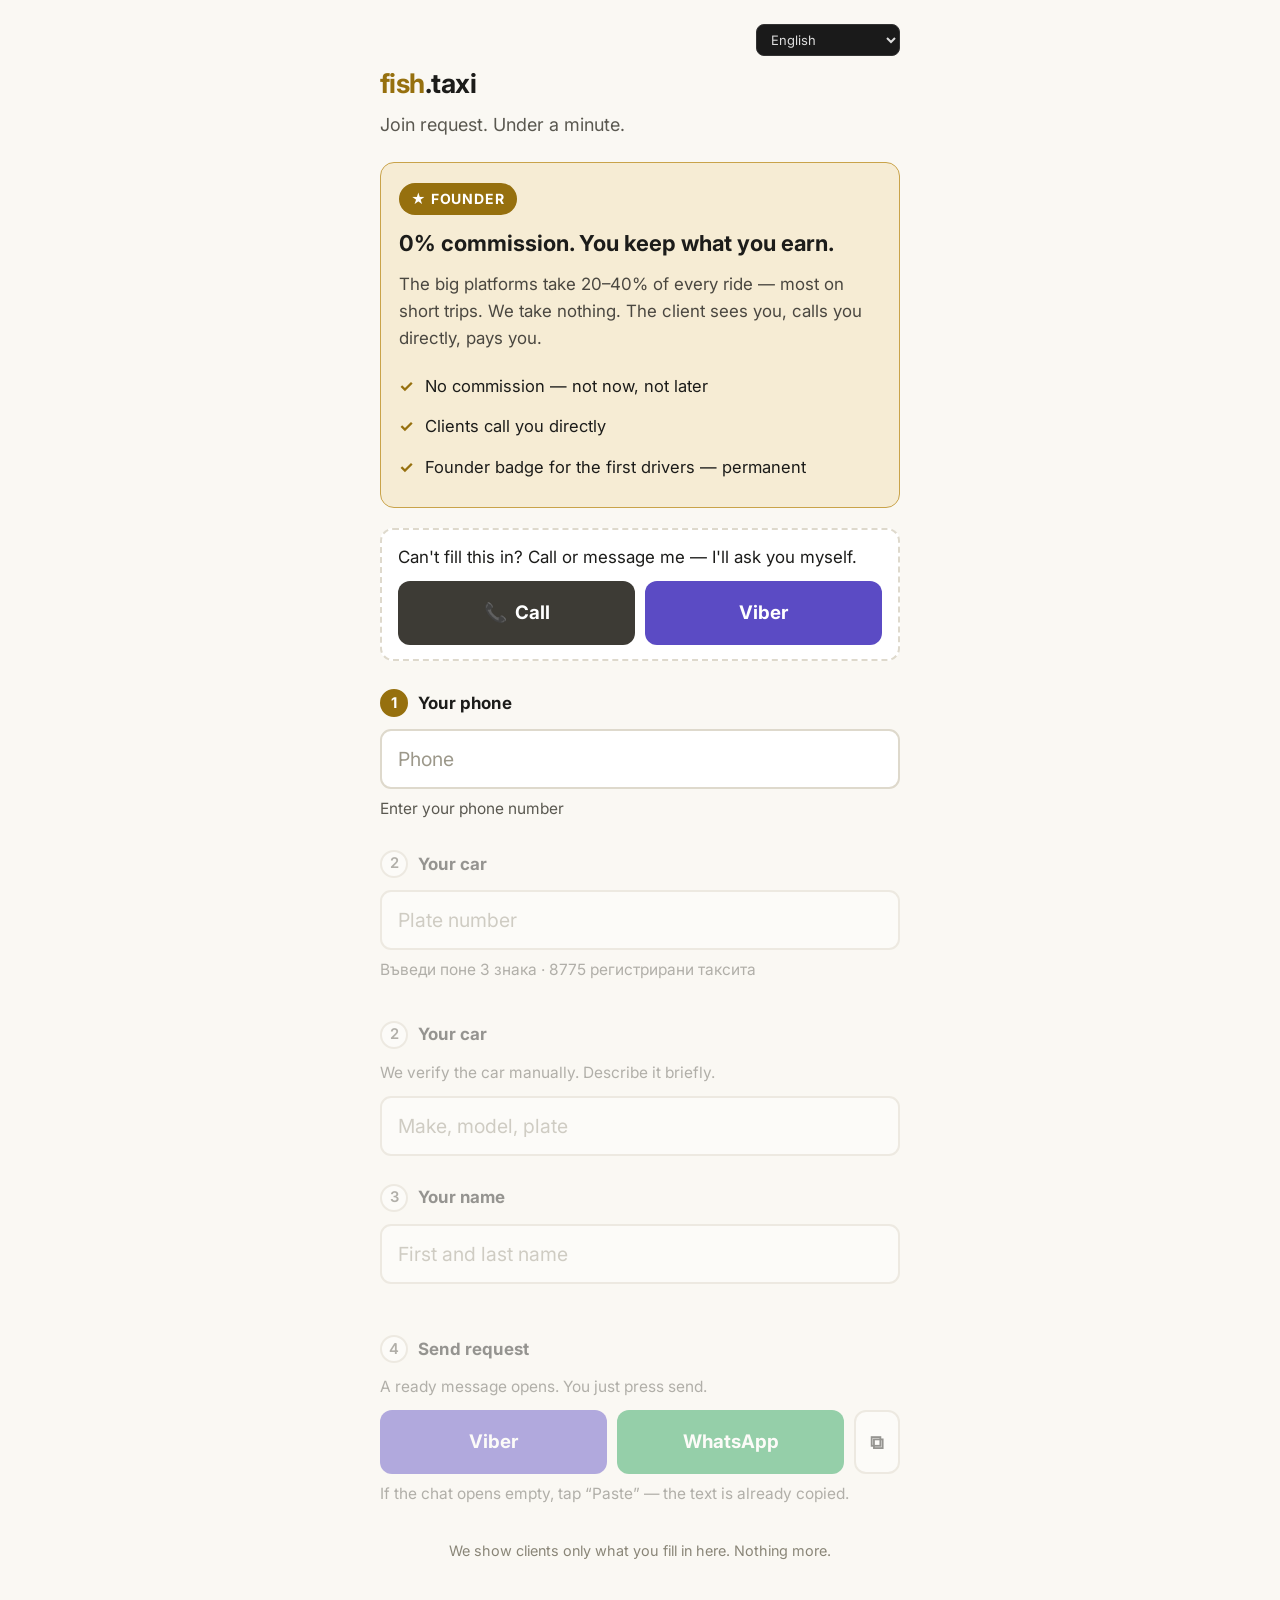
<file: join.html>
<!DOCTYPE html>
<html lang="bg">
<head>
<meta charset="UTF-8">
<meta name="viewport" content="width=device-width,initial-scale=1,viewport-fit=cover">
<meta name="theme-color" content="#faf8f3">
<title>Founder шофьор · fish.taxi</title>
<link rel="preconnect" href="https://fonts.googleapis.com">
<link href="https://fonts.googleapis.com/css2?family=Inter:wght@400;500;600;700&display=swap" rel="stylesheet">
<style>
:root{
  --bg:#faf8f3; --card:#ffffff; --line:#ded9cc; --txt:#1c1c1a; --dim:#5a5850;
  --gold:#96700e; --gold-bg:#f6ecd4; --gold-line:#c9a34a;
  --ok:#116329; --ok-bg:#dcf5e3; --warn:#805b04; --warn-bg:#fbecc4; --bad:#b3261e;
}
*{box-sizing:border-box;margin:0;padding:0}
html{font-size:18px}
body{background:var(--bg);color:var(--txt);font-family:Inter,-apple-system,BlinkMacSystemFont,sans-serif;
  padding:0 0 60px;-webkit-font-smoothing:antialiased;line-height:1.6}
.wrap{max-width:560px;margin:0 auto;padding:24px 20px}
.brand{display:flex;align-items:center;gap:10px;margin-bottom:6px}
.brand b{font-size:1.5rem;letter-spacing:-.02em}
.brand .fish{color:var(--gold)}
.lead{color:var(--dim);font-size:1rem;margin-bottom:22px}

.founder-hero{background:var(--gold-bg);
  border:1px solid var(--gold-line);border-radius:14px;padding:20px 18px;margin-bottom:28px}
.founder-badge{display:inline-block;background:var(--gold);color:#fff;font-size:.78rem;font-weight:700;
  letter-spacing:.06em;padding:5px 12px;border-radius:20px;margin-bottom:13px}
.founder-hero h1{font-size:1.22rem;line-height:1.42;margin-bottom:11px;font-weight:700;color:#1c1c1a}
.founder-hero p{font-size:.94rem;color:#4a4740;margin-bottom:14px}
.founder-list{list-style:none;font-size:.92rem}
.founder-list li{padding:7px 0 7px 26px;position:relative;color:var(--txt)}
.founder-list li::before{content:'✓';position:absolute;left:0;color:var(--gold);font-weight:700}

.step{margin-bottom:28px}
.step-n{display:flex;align-items:center;gap:10px;margin-bottom:12px}
.step-n i{width:28px;height:28px;border-radius:50%;background:var(--card);border:2px solid var(--line);
  display:grid;place-items:center;font-style:normal;font-size:.82rem;color:var(--dim);flex-shrink:0;font-weight:600}
.step.on .step-n i{background:var(--gold);border-color:var(--gold);color:#fff;font-weight:700}
.step-n span{font-size:.94rem;font-weight:700;letter-spacing:.01em}
.step.off{opacity:.45;pointer-events:none}

input{width:100%;background:var(--card);border:2px solid var(--line);border-radius:11px;
  padding:16px 16px;color:var(--txt);font-size:1.08rem;font-family:inherit;outline:none}
input:focus{border-color:var(--gold)}
input::placeholder{color:#9c988a}
.hint{font-size:.86rem;color:var(--dim);margin-top:8px}

.results{margin-top:10px;max-height:290px;overflow-y:auto;border-radius:11px}
.hit{background:var(--card);border:2px solid var(--line);border-radius:11px;padding:14px 16px;
  margin-bottom:8px;cursor:pointer;display:flex;justify-content:space-between;align-items:center;gap:10px}
.hit:active{border-color:var(--gold)}
.hit .pl{font-weight:700;letter-spacing:.03em;font-size:1.06rem;color:var(--txt)}
.hit .mo{font-size:.86rem;color:var(--dim);margin-top:2px}
.hit .ar{color:var(--gold);font-size:1.3rem;flex-shrink:0}

.card{background:var(--card);border:2px solid var(--line);border-radius:13px;padding:18px;margin-top:10px}
.card.picked{border-color:var(--gold-line)}
.row{display:flex;justify-content:space-between;gap:14px;padding:9px 0;font-size:.96rem}
.row+.row{border-top:1px solid var(--line)}
.row .k{color:var(--dim);flex-shrink:0}
.row .v{text-align:right;font-weight:600}
.badge{display:inline-block;font-size:.8rem;padding:4px 11px;border-radius:20px;font-weight:700}
.badge.ok{background:var(--ok-bg);color:var(--ok)}
.badge.warn{background:var(--warn-bg);color:var(--warn)}
.known{margin-top:14px;font-size:.86rem;color:var(--dim);display:flex;gap:9px;align-items:flex-start}
.known b{color:var(--txt);font-weight:700}

.change{background:none;border:none;color:var(--gold);font-size:.9rem;font-weight:600;cursor:pointer;
  padding:11px 0 0;font-family:inherit}
.send{display:flex;gap:10px;margin-top:10px}
.btn{flex:1;display:flex;align-items:center;justify-content:center;gap:8px;padding:17px;
  border-radius:12px;border:none;font-size:1.04rem;font-weight:700;cursor:pointer;
  font-family:inherit;text-decoration:none;color:#fff}
.btn.viber{background:#5b4bc4}
.btn.wa{background:#1d9e51}
.btn[disabled]{opacity:.4;pointer-events:none}
.err{color:var(--bad);font-size:.88rem;margin-top:8px;min-height:1em;font-weight:600}
.done{text-align:center;padding:38px 16px}
.done .tick{font-size:2.8rem}
.done .founder-badge{margin-top:8px}
.foot{margin-top:32px;font-size:.8rem;color:#8a8678;text-align:center;line-height:1.7}
/* 10.11.2026: помощ за неможещите + подробности с бутончета (lib/join-details.js) */
.help{background:var(--card);border:2px dashed var(--line);border-radius:13px;padding:14px 16px;margin:-8px 0 28px}
.help p{font-size:.94rem;margin-bottom:10px}
.help .send{margin-top:0}
.help .btn{white-space:nowrap}
.btn.call{background:#3d3b35}
.btn.copy{background:var(--card);color:var(--txt);border:2px solid var(--line);flex:0 0 auto;padding:17px 14px}
.dl{font-size:.86rem;font-weight:700;color:var(--dim);margin:14px 0 6px}
.chips{display:flex;flex-wrap:wrap;gap:7px}
.chip{background:var(--card);border:2px solid var(--line);border-radius:22px;padding:9px 15px;font-size:.98rem;
  font-family:inherit;color:var(--txt);cursor:pointer}
.chip.on{background:var(--gold);border-color:var(--gold);color:#fff;font-weight:700}
.tar{display:flex;gap:7px}
.tar input{padding:13px 10px;font-size:1rem}
textarea{width:100%;background:var(--card);border:2px solid var(--line);border-radius:11px;padding:13px 14px;
  font-size:1rem;font-family:inherit;color:var(--txt);outline:none;resize:vertical}
textarea:focus{border-color:var(--gold)}
</style>
<script src="lib/join-i18n.js"></script>
<script src="lib/join-details.js"></script>
</head>
<body>
<div class="wrap">

  <div style="display:flex;justify-content:flex-end;margin-bottom:6px"><select id="j-lang" aria-label="Language" style="background:#1a1a1a;color:#ddd;border:1px solid #333;border-radius:8px;padding:6px 10px;font-size:13px;font-family:inherit"></select></div>
  <div class="brand"><b><span class="fish">fish</span>.taxi</b></div>
  <p class="lead" id="j-lead">Заявка за присъединяване. Под минута.</p>

  <div class="founder-hero">
    <span class="founder-badge">★ FOUNDER</span>
    <h1 id="j-h1">0% комисиона. Печелиш каквото си изкарал.</h1>
    <p id="j-p">Големите платформи взимат 20–25% от всеки курс. Ние не взимаме нищо. Клиентът те вижда, звъни ти директно, плаща на теб.</p>
    <ul class="founder-list">
      <li id="j-b1">Без комисиона — нито сега, нито по-късно</li>
      <li id="j-b2">Клиентът звъни директно на теб</li>
      <li id="j-b3">Founder значка за първите — постоянна</li>
    </ul>
  </div>

  <div class="help" id="help">
    <p id="j-help">Не ти се попълва? Обади ми се или ми пиши — ще те питам аз.</p>
    <div class="send">
      <a class="btn call" id="hc" href="#">📞 <span id="j-call">Обади се</span></a>
      <a class="btn viber" id="hv" href="#">Viber</a>
    </div>
  </div>

  <div id="form">
    <!-- 1 · телефон -->
    <div class="step on" id="s1">
      <div class="step-n"><i>1</i><span id="j-s1">Твоят телефон</span></div>
      <input id="phone" placeholder="Телефон" inputmode="tel" autocomplete="tel">
      <div class="hint" id="phoneHint">Въведи телефонния си номер</div>
    </div>

    <!-- 2а · автомобил, БГ номер -->
    <div class="step off" id="s2bg">
      <div class="step-n"><i>2</i><span id="j-s2">Твоят автомобил</span></div>
      <input id="q" placeholder="Регистрационен номер" autocomplete="off"
             autocapitalize="characters" spellcheck="false">
      <div class="hint" id="hint">Въведи поне 3 знака от номера</div>
      <div class="results" id="res"></div>
      <div id="picked"></div>
    </div>

    <!-- 2б · автомобил, чужд номер -->
    <div class="step off" id="s2foreign">
      <div class="step-n"><i>2</i><span id="j-s2f">Твоят автомобил</span></div>
      <div class="hint" id="j-hintF">Колата ще потвърдим ръчно. Опиши я накратко.</div>
      <input id="carManual" placeholder="Марка, модел, рег. номер" autocomplete="off" style="margin-top:10px">
    </div>

    <!-- 3 · име -->
    <div class="step off" id="s3">
      <div class="step-n"><i>3</i><span id="j-s3">Твоето име</span></div>
      <input id="name" placeholder="Име и фамилия" autocomplete="name">
      <div class="err" id="err"></div>
    </div>

    <!-- 4 · подробности (само БГ номер) — рисува ги lib/join-details.js -->
    <div class="step off" id="s3b" style="display:none"></div>

    <!-- 5 · изпращане -->
    <div class="step off" id="s4">
      <div class="step-n"><i id="n4">4</i><span id="j-s4">Изпрати заявката</span></div>
      <div class="hint" id="j-hint4">Отваря се готово съобщение. Само натискаш „изпрати“.</div>
      <div class="send">
        <a class="btn viber" id="bv" href="#">Viber</a>
        <a class="btn wa" id="bw" href="#">WhatsApp</a>
        <button class="btn copy" id="bc" type="button" title="Копирай текста">⧉</button>
      </div>
      <div class="hint" id="j-paste">Ако чатът се отвори празен — натисни „Постави“: текстът вече е копиран.</div>
    </div>
  </div>

  <div id="thanks" style="display:none">
    <div class="done">
      <div class="tick">🐟</div>
      <h2 id="j-okH" style="margin:14px 0 9px;font-size:1.35rem">Заявката е изпратена</h2>
      <p id="j-okP" style="color:var(--dim);font-size:1rem">Ще се свържем с теб до 24 часа.</p>
      <p id="j-photos" style="display:none;margin-top:14px;font-weight:600">📸 Сега прати в същия чат 4 снимки: лице, колата отвън, салона, табелата с тарифата.</p>
      <span class="founder-badge">★ FOUNDER</span>
    </div>
  </div>

  <div class="foot">
    <div id="j-gdpr">Показваме на клиентите само това, което сам попълниш тук. Нищо повече.</div>
    <div id="j-footBG" style="margin-top:6px;opacity:.75">За български номера данните идват от публичния регистър на ИА „Автомобилна администрация“.</div>
  </div>
</div>

<script>
const TEL = '359889638230';
const $ = id => document.getElementById(id);
let REG = null, picked = null, country = null, MSG = '';

/* Чат с Емил във Viber; draft= слага текста в полето. Не е официално
   документирано — затова текстът се копира и при натискане (виж долу). */
const VIBER = t => `viber://chat?number=%2B${TEL}` + (t ? '&draft=' + encodeURIComponent(t) : '');
$('hc').href = 'tel:+' + TEL;
$('hv').href = VIBER();
function helpLang(){
  const bg = ($('j-lang').value || jlang) === 'bg';
  $('j-help').textContent = bg ? 'Не ти се попълва? Обади ми се или ми пиши — ще те питам аз.'
                               : "Can't fill this in? Call or message me — I'll ask you myself.";
  $('j-call').textContent = bg ? 'Обади се' : 'Call';
  $('j-paste').textContent = bg ? 'Ако чатът се отвори празен — натисни „Постави“: текстът вече е копиран.'
                                : 'If the chat opens empty, tap “Paste” — the text is already copied.';
}
helpLang();
$('j-lang').addEventListener('change', () => setTimeout(helpLang));
JD.render($('s3b'), () => check());
function copyMsg(){ try { navigator.clipboard.writeText(MSG); } catch(e){} }
$('bc').onclick = () => { copyMsg(); $('bc').textContent = '✓'; setTimeout(() => $('bc').textContent = '⧉', 1500); };

/* Регистърът е 24 MB суров; тук идва свит на ~67 KB след gzip.
   Операторите и моделите са в отделни таблици, колите пазят само индекси. */
fetch('data/registry.json')
  .then(r => r.json())
  .then(j => { REG = j; $('hint').textContent =
      `Въведи поне 3 знака · ${j.v.length.toLocaleString('bg')} регистрирани таксита`; })
  .catch(() => { $('hint').textContent = 'Регистърът не се зареди — опитай по-късно'; });

const norm = s => (s||'').toUpperCase().replace(/[\s\-]/g,'')
  .replace(/A/g,'А').replace(/B/g,'В').replace(/E/g,'Е').replace(/K/g,'К')
  .replace(/M/g,'М').replace(/H/g,'Н').replace(/O/g,'О').replace(/P/g,'Р')
  .replace(/C/g,'С').replace(/T/g,'Т').replace(/X/g,'Х');

function normPhone(p){
  let d = (p||'').replace(/\D/g,'');
  if (d.startsWith('359')) d = '0'+d.slice(3);
  return d;
}

/* BG: +359/359 или локален 0[7-9]XXXXXXXX (10 цифри). Всичко друго
   с достатъчно цифри, или друг '+' код -> чужбина. Празно/късо -> неизвестно. */
function detectCountry(raw){
  const t = (raw||'').trim();
  if (!t) return null;
  if (t.startsWith('+')) return t.startsWith('+359') ? 'BG' : 'foreign';
  const d = t.replace(/\D/g,'');
  if (d.startsWith('359') && d.length >= 11) return 'BG';
  if (d.startsWith('0') && d.length >= 9) return /^0[7-9]\d{8}$/.test(d) ? 'BG' : 'foreign';
  if (d.length >= 8) return 'foreign';
  return null;
}

$('phone').addEventListener('input', () => {
  const c = detectCountry($('phone').value);
  if (c !== country) {
    country = c;
    picked = null; $('picked').innerHTML=''; $('q').value=''; $('res').innerHTML='';
    $('carManual').value = '';
    $('s2bg').className = 'step ' + (country==='BG' ? 'on':'off');
    $('s2foreign').className = 'step ' + (country==='foreign' ? 'on':'off');
    $('s3').className = 'step off'; $('s4').className = 'step off';
    $('s3b').style.display = 'none';
    $('n4').textContent = country==='BG' ? 5 : 4;
    $('phoneHint').textContent = country==='BG'
      ? 'Български номер разпознат.'
      : country==='foreign'
      ? 'Номер извън България — колата ще проверим ръчно.'
      : 'Въведи телефонния си номер';
  }
  check();
});

$('q').addEventListener('input', e => {
  const q = norm(e.target.value);
  const box = $('res');
  if (!REG || q.length < 3) { box.innerHTML=''; return; }
  const hits = REG.v.filter(v => v[0].includes(q)).slice(0, 25);
  if (!hits.length) {
    box.innerHTML = `<div class="card"><div style="font-size:.96rem">
      Този номер не е в регистъра на таксиметровите автомобили.</div>
      <div class="hint">Ако колата е с валиден лиценз, но не се намира,
      пиши ни директно.</div></div>`;
    return;
  }
  box.innerHTML = hits.map((v,i) => `
    <div class="hit" data-i="${REG.v.indexOf(v)}">
      <div><div class="pl">${v[0]}</div>
      <div class="mo">${REG.mods[v[1]]}${v[3]?' · '+v[3]:''}</div></div>
      <div class="ar">›</div>
    </div>`).join('');
  box.querySelectorAll('.hit').forEach(el =>
    el.onclick = () => pick(REG.v[+el.dataset.i]));
});

function fmtDate(s){
  const [y,m,d] = (s||'').split('-');
  return d ? `${+d}.${+m}.${y}` : s;
}
function pick(v){
  picked = v;
  const [pl, mi, oi, yr, to, nd, nv] = v;
  const valid = to ? new Date(to) > new Date() : null;
  $('res').innerHTML = '';
  $('q').value = pl;
  $('picked').innerHTML = `
    <div class="card picked">
      <div class="row"><span class="k">Номер</span><span class="v">${pl}</span></div>
      <div class="row"><span class="k">Автомобил</span><span class="v">${REG.mods[mi]}</span></div>
      ${yr?`<div class="row"><span class="k">Първа регистрация</span><span class="v">${yr}</span></div>`:''}
      <div class="row"><span class="k">Превозвач</span><span class="v">${REG.ops[oi]}</span></div>
      <div class="row"><span class="k">Лиценз</span><span class="v">${
        to ? `<span class="badge ${valid?'ok':'warn'}">${
               valid ? 'валиден до '+fmtDate(to) : 'изтекъл '+fmtDate(to)}</span>`
           : '<span class="badge warn">няма вписана дата</span>'}</span></div>
      <div class="known">🔍<div>Данните идват от публичния регистър на
        Автомобилна администрация${nv?`. Превозвачът има <b>${nv.toLocaleString('bg')}</b> регистрирани таксита`:''}.
        ${to && !valid
          ? '<br><b>Лицензът в регистъра е изтекъл.</b> Ако е подновен, напиши го в съобщението — регистърът се обновява веднъж месечно.'
          : !to
          ? '<br>За този автомобил няма вписана валидност. Ще я проверим ръчно.'
          : ''}</div></div>
      <button class="change" onclick="reset()">Друг автомобил</button>
    </div>`;
  $('s3').classList.remove('off'); $('s3').classList.add('on');
  JD.preset(REG.mods[mi]);
  $('name').focus();
  check();
}
function reset(){
  picked = null; $('picked').innerHTML=''; $('q').value=''; $('q').focus();
  $('s3').className='step off'; $('s4').className='step off'; $('s3b').style.display='none';
}

$('name').addEventListener('input', check);
$('carManual').addEventListener('input', () => {
  $('s3').className = 'step ' + ($('carManual').value.trim().length >= 4 ? 'on' : 'off');
  check();
});

function check(){
  const nm = $('name').value.trim();
  const ph = normPhone($('phone').value);
  const okName = nm.split(/\s+/).filter(w=>w.length>1).length >= 2;
  const okPhone = country === 'BG' ? /^0[7-9]\d{8}$/.test(ph) : !!country && ph.length >= 6;
  let e = '';
  if (nm && !okName) e = (jt().errName||'Please enter your name.');
  $('err').textContent = e;

  const carOk = country === 'BG' ? !!picked : $('carManual').value.trim().length >= 4;
  const ready = !!country && okPhone && carOk && okName;
  $('s4').className = 'step ' + (ready ? 'on' : 'off');
  /* БГ номер: пълният шаблон (drivers/TEMPLATE.txt) — приемът го чете сам. */
  const det = ready && country === 'BG';
  $('s3b').style.display = det ? '' : 'none';
  $('s3b').className = 'step ' + (det ? 'on' : 'off');
  if (!ready) return;

  let msg;
  if (country === 'BG') {
    const [pl, mi, oi, yr] = picked;
    const to = picked[4];
    const lic = to ? (new Date(to) > new Date()
          ? 'валиден до ' + fmtDate(to) : 'изтекъл ' + fmtDate(to))
        : 'няма вписана дата';
    msg = JD.message({
      head: `Превозвач: ${REG.ops[oi]}\nЛиценз: ${lic}${yr ? '\nПърва регистрация: ' + yr : ''}`,
      name: nm, phone: $('phone').value.trim(), model: REG.mods[mi], plate: pl });
  } else {
    msg = `Заявка за fish.taxi — Founder\n\n`
      + `Име: ${nm}\nТелефон: ${$('phone').value.trim()}\n`
      + `Автомобил (чужбина, за ръчна проверка): ${$('carManual').value.trim()}`;
  }
  MSG = msg;
  $('bv').href = VIBER(msg);
  $('bw').href = `https://wa.me/${TEL}?text=${encodeURIComponent(msg)}`;
}

/* Едно изпращане на автомобил от това устройство. Не спира упорит човек —
   за това трябва сървър — но маха случайните повторни заявки, които са
   огромната част от шума. */
document.querySelectorAll('#bv,#bw').forEach(b => b.addEventListener('click', () => {
  copyMsg();
  $('j-photos').style.display = country === 'BG' ? '' : 'none';
  try {
    const sent = JSON.parse(localStorage.getItem('ft_sent') || '[]');
    const key = country === 'BG' ? (picked && picked[0]) : $('carManual').value.trim();
    if (key && !sent.includes(key)) {
      sent.push(key);
      localStorage.setItem('ft_sent', JSON.stringify(sent));
    }
  } catch(e){}
  setTimeout(() => { $('form').style.display='none'; $('thanks').style.display='block'; }, 900);
}));
</script>
</body>
</html>
</file>
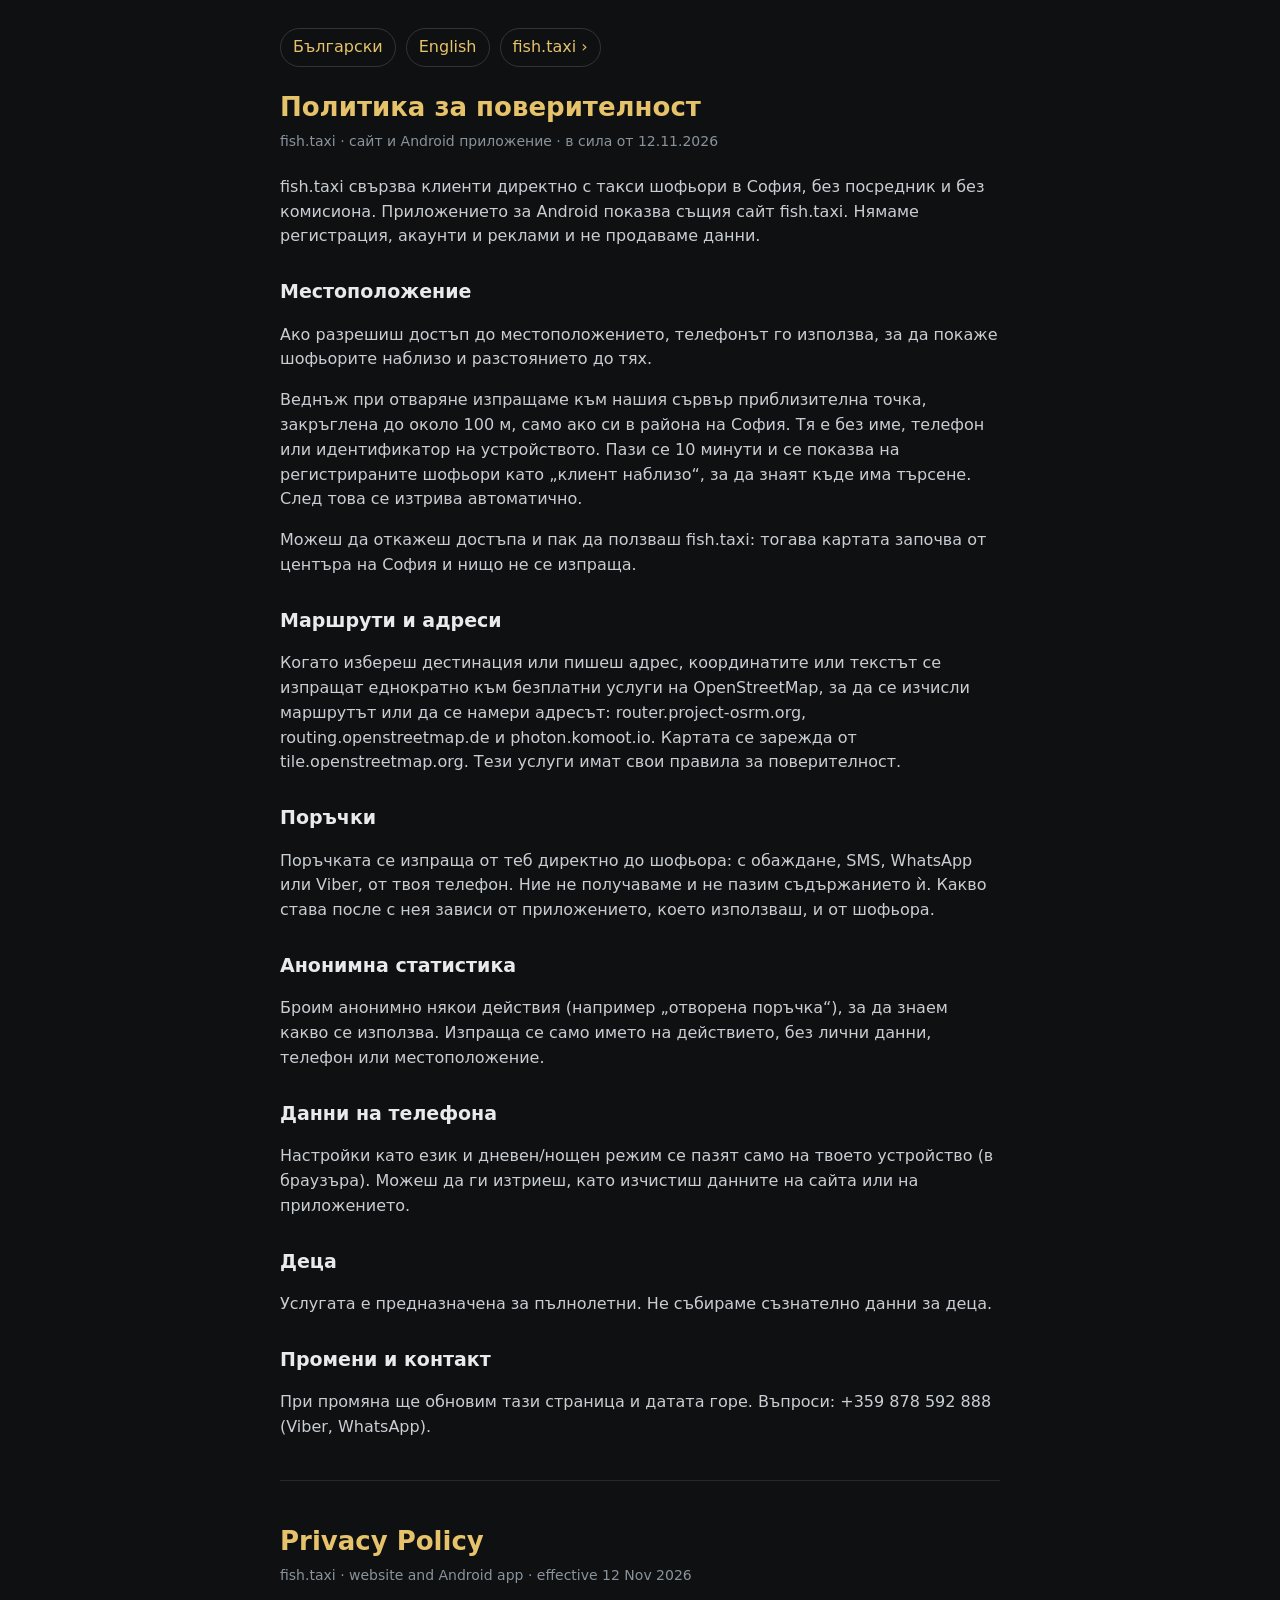
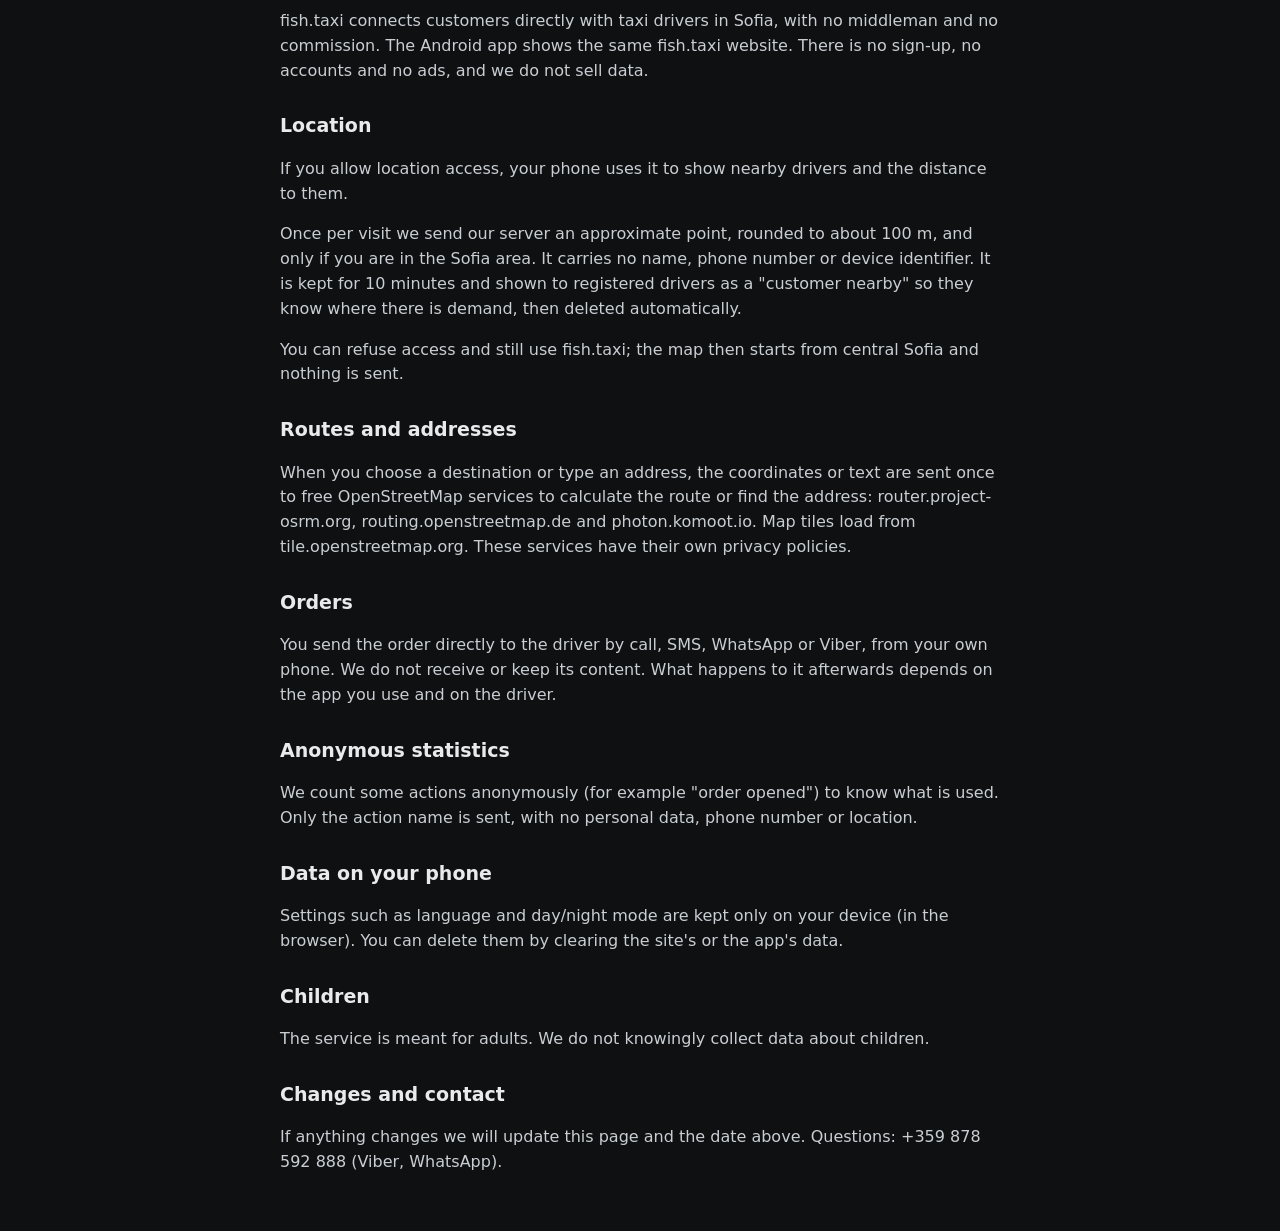
<file: privacy.html>
<!DOCTYPE html>
<html lang="bg">
<head>
<meta charset="utf-8">
<meta name="viewport" content="width=device-width,initial-scale=1,viewport-fit=cover">
<meta name="theme-color" content="#0e1012">
<title>fish.taxi — Поверителност / Privacy</title>
<link rel="icon" href="favicon.png">
<style>
:root{color-scheme:dark}
body{margin:0;background:#0e1012;color:#e8eaec;font:16px/1.55 system-ui,-apple-system,"Segoe UI",Roboto,sans-serif}
main{max-width:720px;margin:0 auto;padding:28px 20px calc(env(safe-area-inset-bottom,0px) + 40px)}
h1{font-size:26px;margin:0 0 4px;color:#e6c36a}
h2{font-size:19px;margin:28px 0 6px}
p,li{color:#c9ced3}
ul{padding-left:20px}
a{color:#e6c36a}
.meta{color:#8a939b;font-size:14px;margin-bottom:22px}
.lang{display:flex;gap:10px;margin:0 0 20px}
.lang a{padding:6px 12px;border:1px solid rgba(255,255,255,.15);border-radius:999px;text-decoration:none}
hr{border:0;border-top:1px solid rgba(255,255,255,.1);margin:40px 0}
</style>
</head>
<body>
<main>
<div class="lang"><a href="#bg">Български</a><a href="#en">English</a><a href="./">fish.taxi ›</a></div>

<section id="bg">
<h1>Политика за поверителност</h1>
<div class="meta">fish.taxi · сайт и Android приложение · в сила от 12.11.2026</div>

<p>fish.taxi свързва клиенти директно с такси шофьори в София, без посредник и без комисиона. Приложението за Android показва същия сайт fish.taxi. Нямаме регистрация, акаунти и реклами и не продаваме данни.</p>

<h2>Местоположение</h2>
<p>Ако разрешиш достъп до местоположението, телефонът го използва, за да покаже шофьорите наблизо и разстоянието до тях.</p>
<p>Веднъж при отваряне изпращаме към нашия сървър приблизителна точка, закръглена до около 100 м, само ако си в района на София. Тя е без име, телефон или идентификатор на устройството. Пази се 10 минути и се показва на регистрираните шофьори като „клиент наблизо“, за да знаят къде има търсене. След това се изтрива автоматично.</p>
<p>Можеш да откажеш достъпа и пак да ползваш fish.taxi: тогава картата започва от центъра на София и нищо не се изпраща.</p>

<h2>Маршрути и адреси</h2>
<p>Когато избереш дестинация или пишеш адрес, координатите или текстът се изпращат еднократно към безплатни услуги на OpenStreetMap, за да се изчисли маршрутът или да се намери адресът: router.project-osrm.org, routing.openstreetmap.de и photon.komoot.io. Картата се зарежда от tile.openstreetmap.org. Тези услуги имат свои правила за поверителност.</p>

<h2>Поръчки</h2>
<p>Поръчката се изпраща от теб директно до шофьора: с обаждане, SMS, WhatsApp или Viber, от твоя телефон. Ние не получаваме и не пазим съдържанието ѝ. Какво става после с нея зависи от приложението, което използваш, и от шофьора.</p>

<h2>Анонимна статистика</h2>
<p>Броим анонимно някои действия (например „отворена поръчка“), за да знаем какво се използва. Изпраща се само името на действието, без лични данни, телефон или местоположение.</p>

<h2>Данни на телефона</h2>
<p>Настройки като език и дневен/нощен режим се пазят само на твоето устройство (в браузъра). Можеш да ги изтриеш, като изчистиш данните на сайта или на приложението.</p>

<h2>Деца</h2>
<p>Услугата е предназначена за пълнолетни. Не събираме съзнателно данни за деца.</p>

<h2>Промени и контакт</h2>
<p>При промяна ще обновим тази страница и датата горе. Въпроси: +359 878 592 888 (Viber, WhatsApp).</p>
</section>

<hr>

<section id="en">
<h1>Privacy Policy</h1>
<div class="meta">fish.taxi · website and Android app · effective 12 Nov 2026</div>

<p>fish.taxi connects customers directly with taxi drivers in Sofia, with no middleman and no commission. The Android app shows the same fish.taxi website. There is no sign-up, no accounts and no ads, and we do not sell data.</p>

<h2>Location</h2>
<p>If you allow location access, your phone uses it to show nearby drivers and the distance to them.</p>
<p>Once per visit we send our server an approximate point, rounded to about 100 m, and only if you are in the Sofia area. It carries no name, phone number or device identifier. It is kept for 10 minutes and shown to registered drivers as a "customer nearby" so they know where there is demand, then deleted automatically.</p>
<p>You can refuse access and still use fish.taxi; the map then starts from central Sofia and nothing is sent.</p>

<h2>Routes and addresses</h2>
<p>When you choose a destination or type an address, the coordinates or text are sent once to free OpenStreetMap services to calculate the route or find the address: router.project-osrm.org, routing.openstreetmap.de and photon.komoot.io. Map tiles load from tile.openstreetmap.org. These services have their own privacy policies.</p>

<h2>Orders</h2>
<p>You send the order directly to the driver by call, SMS, WhatsApp or Viber, from your own phone. We do not receive or keep its content. What happens to it afterwards depends on the app you use and on the driver.</p>

<h2>Anonymous statistics</h2>
<p>We count some actions anonymously (for example "order opened") to know what is used. Only the action name is sent, with no personal data, phone number or location.</p>

<h2>Data on your phone</h2>
<p>Settings such as language and day/night mode are kept only on your device (in the browser). You can delete them by clearing the site's or the app's data.</p>

<h2>Children</h2>
<p>The service is meant for adults. We do not knowingly collect data about children.</p>

<h2>Changes and contact</h2>
<p>If anything changes we will update this page and the date above. Questions: +359 878 592 888 (Viber, WhatsApp).</p>
</section>
</main>
</body>
</html>
</file>
